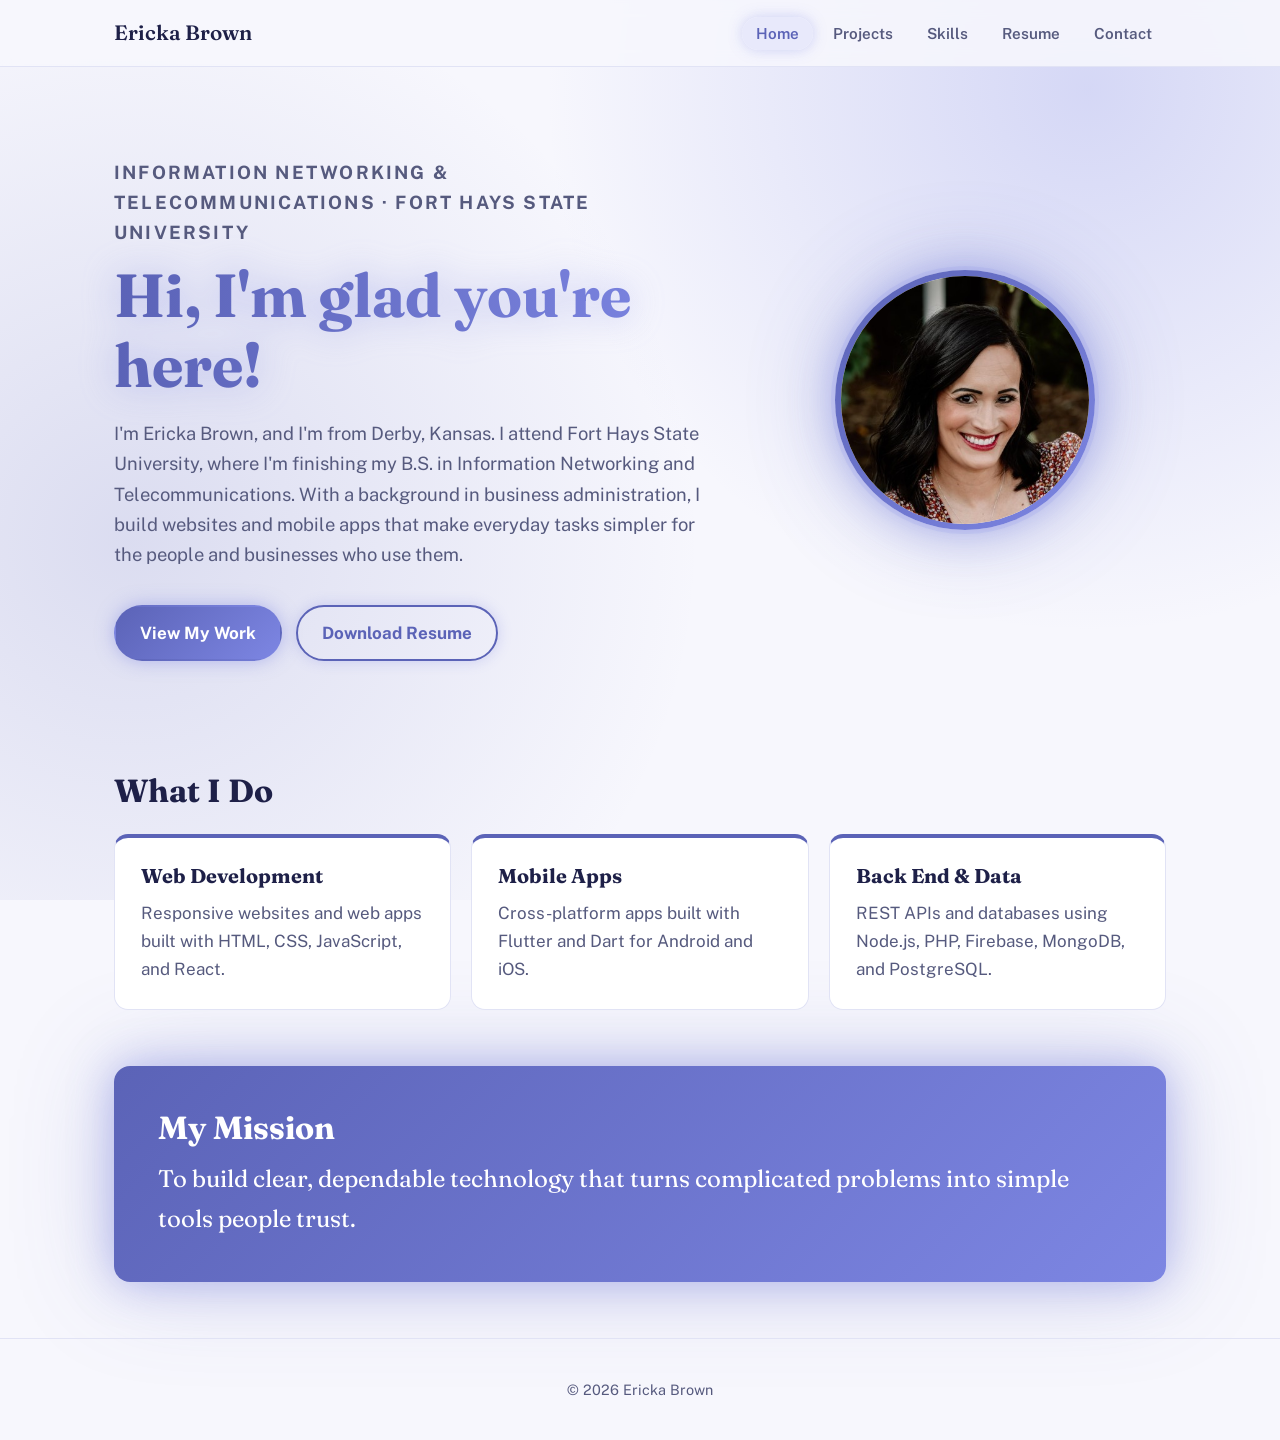
<file: index.html>
<!DOCTYPE html>
<html lang="en">

<head>
    <meta charset="UTF-8">
    <meta name="viewport" content="width=device-width, initial-scale=1.0">
    <title>Ericka Brown | Portfolio</title>
    <link rel="stylesheet" href="assets/style.css">
</head>

<body>

    <!-- Navigation menu (same on every page) -->
    <header>
        <nav>
            <a href="index.html" class="logo">Ericka Brown</a>
            <ul>
                <li><a href="index.html" class="active">Home</a></li>
                <li><a href="projects.html">Projects</a></li>
                <li><a href="skills.html">Skills</a></li>
                <li><a href="resume.html">Resume</a></li>
                <li><a href="contact.html">Contact</a></li>
            </ul>
        </nav>
    </header>

    <main>
        <!-- Introduction -->
        <section class="hero">
            <div class="hero-text">
                <p class="eyebrow">Information Networking &amp; Telecommunications · Fort Hays State University</p>
                <h1>Hi, I'm glad you're here!</h1>
                <p>I'm Ericka Brown, and I'm from Derby, Kansas. I attend Fort Hays State University, where I'm
                    finishing my B.S. in Information Networking and Telecommunications. With a background in business
                    administration, I build websites and mobile apps that make everyday tasks simpler for the people and
                    businesses who use them.</p>
                <a href="projects.html" class="btn">View My Work</a>
                <a href="assets/ErickaBrownResume.pdf" class="btn btn-outline" download>Download Resume</a>
            </div>
            <img src="assets/headshot.jpg" alt="Headshot of Ericka Brown" class="headshot">
        </section>

        <!-- Technical strengths -->
        <section>
            <h2>What I Do</h2>
            <div class="cards">
                <div class="card">
                    <h3>Web Development</h3>
                    <p>Responsive websites and web apps built with HTML, CSS, JavaScript, and React.</p>
                </div>
                <div class="card">
                    <h3>Mobile Apps</h3>
                    <p>Cross-platform apps built with Flutter and Dart for Android and iOS.</p>
                </div>
                <div class="card">
                    <h3>Back End &amp; Data</h3>
                    <p>REST APIs and databases using Node.js, PHP, Firebase, MongoDB, and PostgreSQL.</p>
                </div>
            </div>
        </section>

        <!-- Mission statement -->
        <section class="mission">
            <h2>My Mission</h2>
            <p>To build clear, dependable technology that turns complicated problems into simple tools people trust.</p>
        </section>
    </main>

    <footer>
        <p>&copy; 2026 Ericka Brown</p>
    </footer>

</body>

</html>
</file>
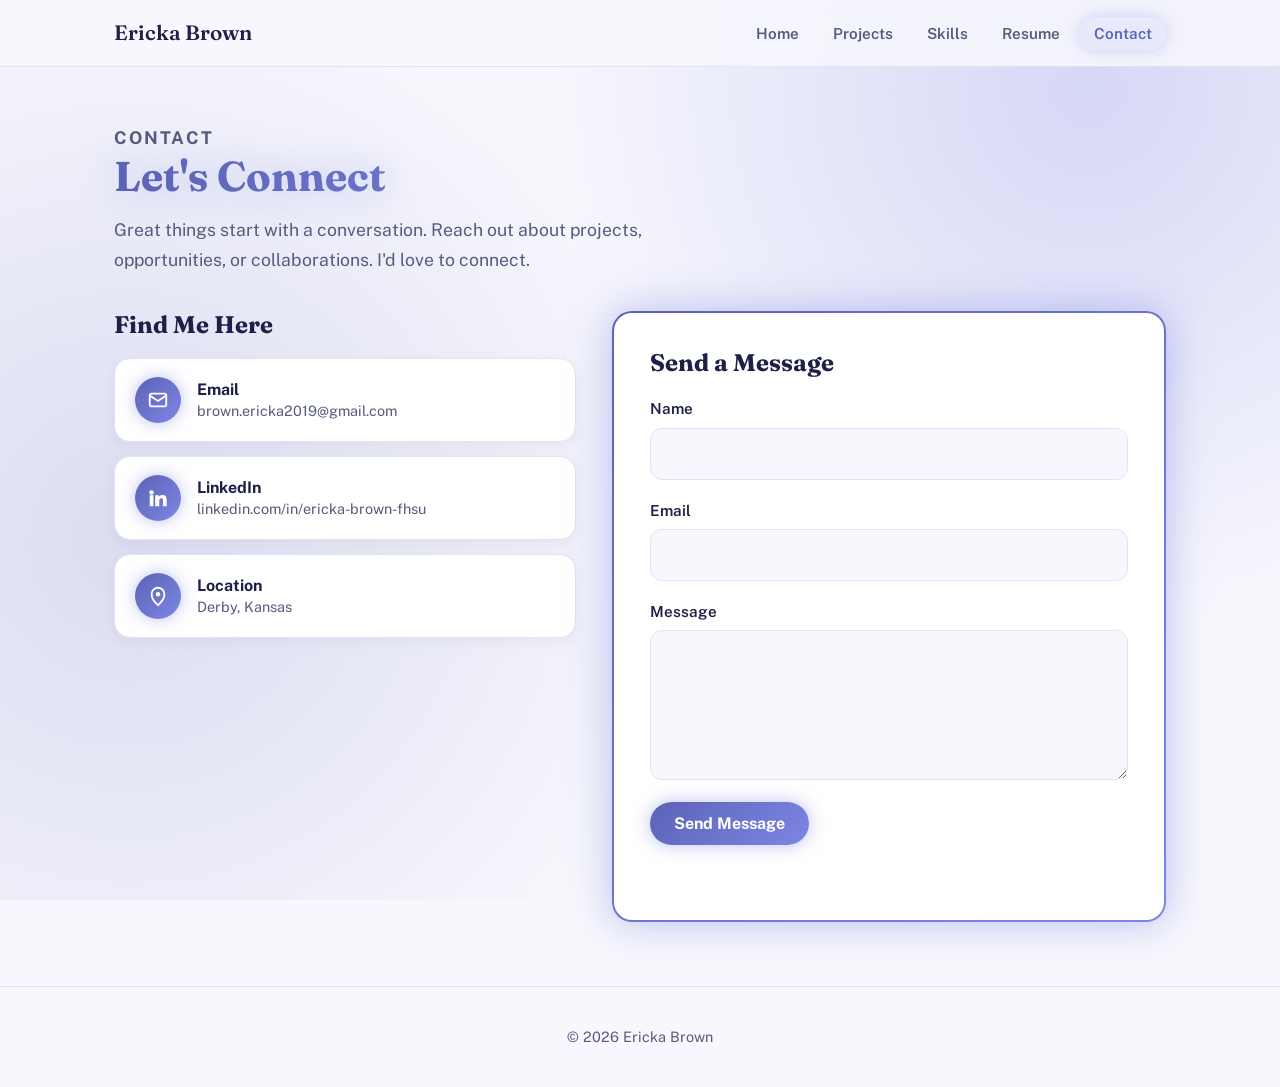
<file: contact.html>
<!DOCTYPE html>
<html lang="en">

<head>
    <meta charset="UTF-8">
    <meta name="viewport" content="width=device-width, initial-scale=1.0">
    <title>Contact | Ericka Brown</title>
    <link rel="stylesheet" href="assets/style.css">

    <!-- Contact page styles (built into this page) -->
    <style>
        /* Smaller, softer heading on this page */
        .contact-intro {
            padding: 56px 0 28px;
            max-width: 640px;
        }

        .contact-intro h1 {
            font-size: clamp(2rem, 3.5vw, 2.6rem);
            margin-bottom: 14px;
        }

        .contact-intro p {
            color: #565a7e;
            font-size: 1.1rem;
            line-height: 1.7;
            margin: 0;
        }

        .contact-grid {
            display: grid;
            grid-template-columns: 1fr 1.2fr;
            gap: 36px;
            align-items: start;
            padding: 8px 0 64px;
        }

        .contact-grid h2 {
            font-size: 1.5rem;
            margin: 0 0 20px;
        }

        /* Contact rows */
        .contact-item {
            display: flex;
            align-items: center;
            gap: 16px;
            padding: 18px 20px;
            margin-bottom: 14px;
            background: #ffffff;
            border: 1px solid #e1e3f5;
            border-radius: 16px;
            color: #1e2048;
            text-decoration: none;
            box-shadow: 0 4px 14px rgba(30, 32, 72, 0.05);
            transition: transform 0.2s ease, box-shadow 0.2s ease, border-color 0.2s ease;
        }

        a.contact-item:hover {
            transform: translateX(4px);
            border-color: #7d86e3;
            box-shadow: 0 0 26px rgba(125, 134, 227, 0.45);
        }

        .contact-text strong {
            display: block;
            font-size: 1rem;
            line-height: 1.3;
        }

        .contact-text small {
            display: block;
            color: #565a7e;
            font-size: 0.9rem;
            line-height: 1.4;
            word-break: break-word;
        }

        /* Round glowing icon */
        .contact-icon {
            flex: none;
            display: flex;
            align-items: center;
            justify-content: center;
            width: 46px;
            height: 46px;
            border-radius: 50%;
            background: linear-gradient(135deg, #5b63b7, #7d86e3);
            color: #ffffff;
            box-shadow: 0 0 16px rgba(125, 134, 227, 0.5);
        }

        .contact-icon svg {
            width: 22px;
            height: 22px;
            display: block;
        }

        /* Form card with glowing border */
        .form-card {
            border: 2px solid transparent;
            border-radius: 20px;
            padding: 36px;
            background: linear-gradient(#ffffff, #ffffff) padding-box,
                linear-gradient(135deg, #5b63b7, #7d86e3) border-box;
            box-shadow: 0 0 40px rgba(125, 134, 227, 0.5);
        }

        .form-card form {
            display: flex;
            flex-direction: column;
            gap: 18px;
        }

        .form-field {
            display: flex;
            flex-direction: column;
            gap: 6px;
        }

        .form-field label {
            font-weight: 600;
            font-size: 0.95rem;
            color: #1e2048;
        }

        .form-field input,
        .form-field textarea {
            width: 100%;
            font: inherit;
            font-size: 1rem;
            padding: 12px 14px;
            border: 1px solid #e1e3f5;
            border-radius: 12px;
            background: #f7f7fd;
            color: #1e2048;
            transition: border-color 0.15s ease, box-shadow 0.15s ease;
        }

        .form-field textarea {
            min-height: 150px;
            resize: vertical;
        }

        .form-field input:focus,
        .form-field textarea:focus {
            outline: none;
            border-color: #5b63b7;
            box-shadow: 0 0 0 3px #e8e9fb, 0 0 16px rgba(125, 134, 227, 0.35);
        }

        .form-card .btn {
            align-self: flex-start;
            margin: 4px 0 0;
            border: none;
            cursor: pointer;
            font-family: inherit;
            font-size: 1rem;
        }

        .form-status {
            margin: 0;
            color: #5b63b7;
            font-weight: 600;
            min-height: 1.2em;
        }

        /* Phones */
        @media (max-width: 800px) {
            .contact-intro {
                padding-top: 40px;
            }

            .contact-grid {
                grid-template-columns: 1fr;
            }

            .form-card {
                padding: 24px;
            }
        }
    </style>
</head>

<body>

    <header>
        <nav>
            <a href="index.html" class="logo">Ericka Brown</a>
            <ul>
                <li><a href="index.html">Home</a></li>
                <li><a href="projects.html">Projects</a></li>
                <li><a href="skills.html">Skills</a></li>
                <li><a href="resume.html">Resume</a></li>
                <li><a href="contact.html" class="active">Contact</a></li>
            </ul>
        </nav>
    </header>

    <main>
        <section class="contact-intro">
            <p class="eyebrow">Contact</p>
            <h1>Let's Connect</h1>
            <p>
            <p>Great things start with a conversation. Reach out about projects, opportunities, or collaborations. I'd
                love to connect.</p>
            </p>
        </section>

        <div class="contact-grid">

            <!-- Left: contact links -->
            <div>
                <h2>Find Me Here</h2>

                <a href="mailto:brown.ericka2019@gmail.com" class="contact-item">
                    <span class="contact-icon">
                        <svg width="22" height="22" viewBox="0 0 24 24" aria-hidden="true">
                            <rect x="3" y="5" width="18" height="14" rx="2" fill="none" stroke="currentColor"
                                stroke-width="2" />
                            <path d="M3 7l9 6 9-6" fill="none" stroke="currentColor" stroke-width="2" />
                        </svg>
                    </span>
                    <span class="contact-text">
                        <strong>Email</strong>
                        <small>brown.ericka2019@gmail.com</small>
                    </span>
                </a>

                <a href="https://www.linkedin.com/in/ericka-brown-fhsu" target="_blank" class="contact-item">
                    <span class="contact-icon">
                        <svg width="22" height="22" viewBox="0 0 24 24" aria-hidden="true">
                            <path fill="currentColor"
                                d="M4.98 3.5a2.5 2.5 0 1 1 0 5 2.5 2.5 0 0 1 0-5zM3 9h4v12H3zM9 9h3.8v1.7h.1c.5-1 1.8-2 3.8-2 4 0 4.8 2.6 4.8 6V21h-4v-5.6c0-1.3 0-3-1.9-3s-2.2 1.5-2.2 2.9V21H9z" />
                        </svg>
                    </span>
                    <span class="contact-text">
                        <strong>LinkedIn</strong>
                        <small>linkedin.com/in/ericka-brown-fhsu</small>
                    </span>
                </a>



                <div class="contact-item">
                    <span class="contact-icon">
                        <svg width="22" height="22" viewBox="0 0 24 24" aria-hidden="true">
                            <path d="M12 22s7-6.2 7-12a7 7 0 0 0-14 0c0 5.8 7 12 7 12z" fill="none"
                                stroke="currentColor" stroke-width="2" />
                            <circle cx="12" cy="10" r="2.5" fill="currentColor" />
                        </svg>
                    </span>
                    <span class="contact-text">
                        <strong>Location</strong>
                        <small>Derby, Kansas</small>
                    </span>
                </div>
            </div>

            <!-- Right: contact form -->
            <div class="form-card">
                <h2>Send a Message</h2>
                <form id="contact-form">
                    <div class="form-field">
                        <label for="name">Name</label>
                        <input type="text" id="name" required>
                    </div>
                    <div class="form-field">
                        <label for="email">Email</label>
                        <input type="email" id="email" required>
                    </div>
                    <div class="form-field">
                        <label for="message">Message</label>
                        <textarea id="message" required></textarea>
                    </div>
                    <button type="submit" class="btn">Send Message</button>
                    <p id="form-status" class="form-status"></p>
                </form>
            </div>

        </div>
    </main>

    <footer>
        <p>&copy; 2026 Ericka Brown</p>
    </footer>

    <!-- Opens the visitor's email app with the message filled in -->
    <script>
        document.getElementById('contact-form').addEventListener('submit', function (e) {
            e.preventDefault();
            var name = document.getElementById('name').value;
            var email = document.getElementById('email').value;
            var message = document.getElementById('message').value;
            var subject = encodeURIComponent('Portfolio message from ' + name);
            var body = encodeURIComponent(message + '\n\nFrom: ' + name + ' (' + email + ')');
            window.location.href = 'mailto:brown.ericka2019@gmail.com?subject=' + subject + '&body=' + body;
            document.getElementById('form-status').textContent = 'Opening your email app...';
        });
    </script>

</body>

</html>
</file>
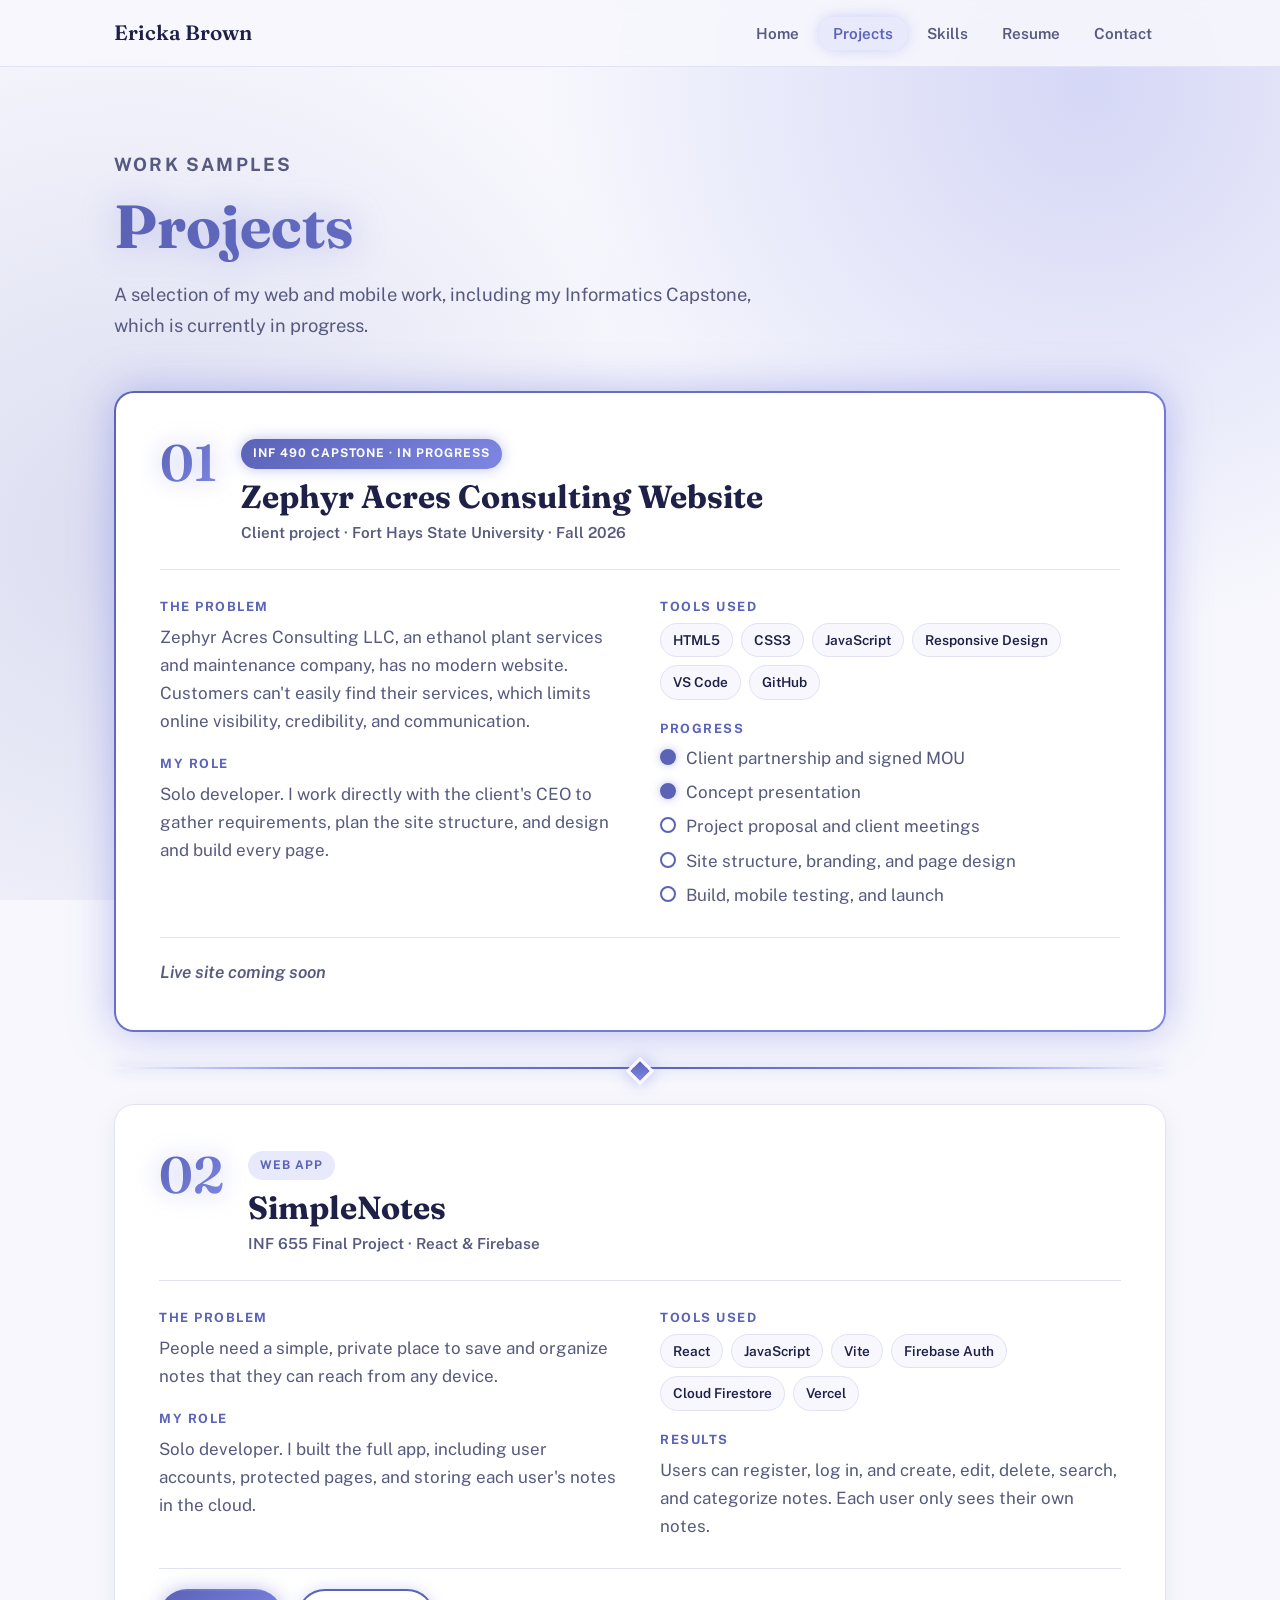
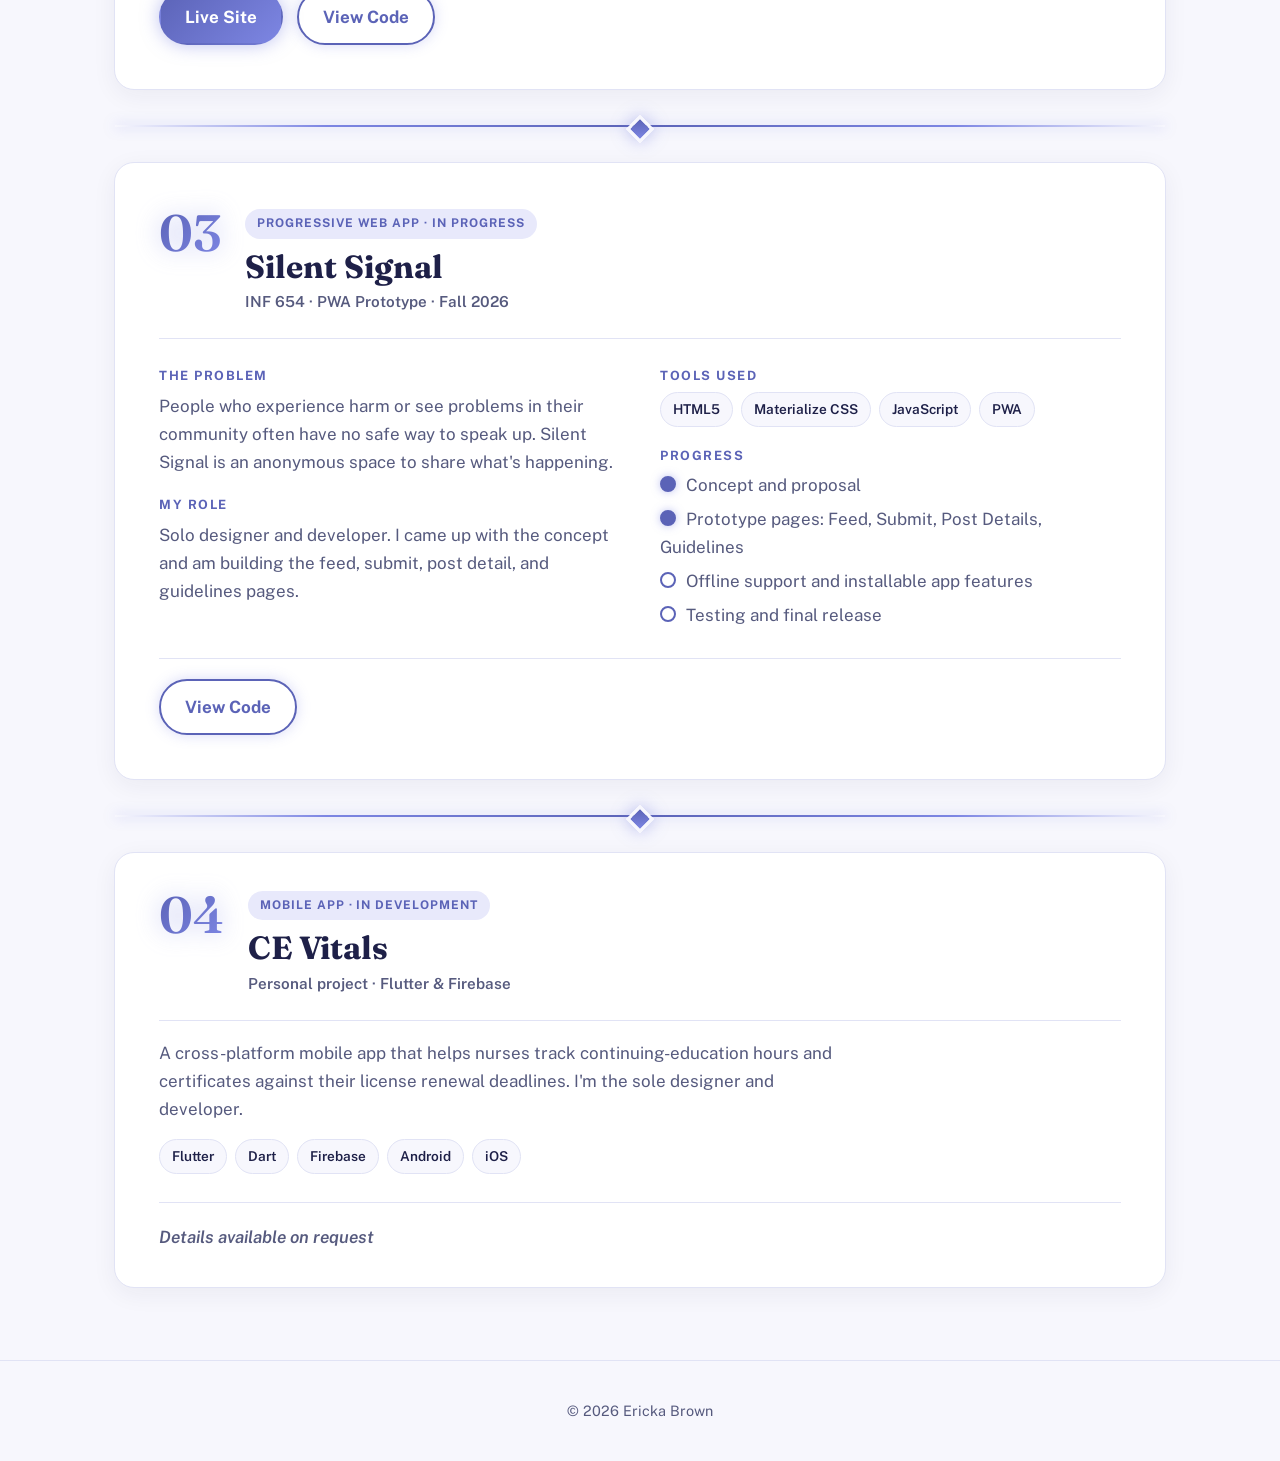
<file: project.html>
<!DOCTYPE html>
<html lang="en">

<head>
    <meta charset="UTF-8">
    <meta name="viewport" content="width=device-width, initial-scale=1.0">
    <title>Projects | Ericka Brown</title>
    <link rel="stylesheet" href="assets/style.css">
</head>

<body>

    <header>
        <nav>
            <a href="index.html" class="logo">Ericka Brown</a>
            <ul>
                <li><a href="index.html">Home</a></li>
                <li><a href="projects.html" class="active">Projects</a></li>
                <li><a href="skills.html">Skills</a></li>
                <li><a href="resume.html">Resume</a></li>
                <li><a href="contact.html">Contact</a></li>
            </ul>
        </nav>
    </header>

    <main>
        <section class="page-intro">
            <p class="eyebrow">Work Samples</p>
            <h1>Projects</h1>
            <p>A selection of my web and mobile work, including my Informatics Capstone, which is currently in progress.
            </p>
        </section>

        <!-- ========== Project 01: Capstone ========== -->
        <article class="project featured">
            <div class="project-head">
                <span class="project-num">01</span>
                <div>
                    <span class="badge">INF 490 Capstone · In Progress</span>
                    <h2>Zephyr Acres Consulting Website</h2>
                    <p class="project-sub">Client project · Fort Hays State University · Fall 2026</p>
                </div>
            </div>

            <div class="project-body">
                <div>
                    <h3>The Problem</h3>
                    <p>Zephyr Acres Consulting LLC, an ethanol plant services and maintenance company, has no modern
                        website. Customers can't easily find their services, which limits online visibility,
                        credibility, and communication.</p>

                    <h3>My Role</h3>
                    <p>Solo developer. I work directly with the client's CEO to gather requirements, plan the site
                        structure, and design and build every page.</p>
                </div>

                <div>
                    <h3>Tools Used</h3>
                    <ul class="tags">
                        <li>HTML5</li>
                        <li>CSS3</li>
                        <li>JavaScript</li>
                        <li>Responsive Design</li>
                        <li>VS Code</li>
                        <li>GitHub</li>
                    </ul>

                    <h3>Progress</h3>
                    <ul class="progress">
                        <li class="done">Client partnership and signed MOU</li>
                        <li class="done">Concept presentation</li>
                        <li>Project proposal and client meetings</li>
                        <li>Site structure, branding, and page design</li>
                        <li>Build, mobile testing, and launch</li>
                    </ul>
                </div>
            </div>

            <div class="project-links">
                <span class="coming-soon">Live site coming soon</span>
            </div>
        </article>

        <!-- ========== Project 02: SimpleNotes ========== -->
        <article class="project">
            <div class="project-head">
                <span class="project-num">02</span>
                <div>
                    <span class="badge">Web App</span>
                    <h2>SimpleNotes</h2>
                    <p class="project-sub">INF 655 Final Project · React &amp; Firebase</p>
                </div>
            </div>

            <div class="project-body">
                <div>
                    <h3>The Problem</h3>
                    <p>People need a simple, private place to save and organize notes that they can reach from any
                        device.</p>

                    <h3>My Role</h3>
                    <p>Solo developer. I built the full app, including user accounts, protected pages, and storing each
                        user's notes in the cloud.</p>
                </div>

                <div>
                    <h3>Tools Used</h3>
                    <ul class="tags">
                        <li>React</li>
                        <li>JavaScript</li>
                        <li>Vite</li>
                        <li>Firebase Auth</li>
                        <li>Cloud Firestore</li>
                        <li>Vercel</li>
                    </ul>

                    <h3>Results</h3>
                    <p>Users can register, log in, and create, edit, delete, search, and categorize notes. Each user
                        only sees their own notes.</p>
                </div>
            </div>

            <div class="project-links">
                <a href="https://simple-notes-gamma.vercel.app" target="_blank" class="btn">Live Site</a>
                <a href="https://github.com/ebrown-4/SimpleNotes" target="_blank" class="btn btn-outline">View Code</a>
            </div>
        </article>

        <!-- ========== Project 03: Silent Signal ========== -->
        <article class="project">
            <div class="project-head">
                <span class="project-num">03</span>
                <div>
                    <span class="badge">Progressive Web App · In Progress</span>
                    <h2>Silent Signal</h2>
                    <p class="project-sub">INF 654 · PWA Prototype · Fall 2026</p>
                </div>
            </div>

            <div class="project-body">
                <div>
                    <h3>The Problem</h3>
                    <p>People who experience harm or see problems in their community often have no safe way to speak up.
                        Silent Signal is an anonymous space to share what's happening.</p>

                    <h3>My Role</h3>
                    <p>Solo designer and developer. I came up with the concept and am building the feed, submit, post
                        detail, and guidelines pages.</p>
                </div>

                <div>
                    <h3>Tools Used</h3>
                    <ul class="tags">
                        <li>HTML5</li>
                        <li>Materialize CSS</li>
                        <li>JavaScript</li>
                        <li>PWA</li>
                    </ul>

                    <h3>Progress</h3>
                    <ul class="progress">
                        <li class="done">Concept and proposal</li>
                        <li class="done">Prototype pages: Feed, Submit, Post Details, Guidelines</li>
                        <li>Offline support and installable app features</li>
                        <li>Testing and final release</li>
                    </ul>
                </div>
            </div>

            <div class="project-links">
                <a href="https://github.com/ebrown-4/silent-signal" target="_blank" class="btn btn-outline">View
                    Code</a>
            </div>
        </article>

        <!-- ========== Project 04: CE Vitals (brief) ========== -->
        <article class="project brief">
            <div class="project-head">
                <span class="project-num">04</span>
                <div>
                    <span class="badge">Mobile App · In Development</span>
                    <h2>CE Vitals</h2>
                    <p class="project-sub">Personal project · Flutter &amp; Firebase</p>
                </div>
            </div>

            <p class="brief-text">A cross-platform mobile app that helps nurses track continuing-education hours and
                certificates against their license renewal deadlines. I'm the sole designer and developer.</p>

            <ul class="tags">
                <li>Flutter</li>
                <li>Dart</li>
                <li>Firebase</li>
                <li>Android</li>
                <li>iOS</li>
            </ul>

            <div class="project-links">
                <span class="coming-soon">Details available on request</span>
            </div>
        </article>
    </main>

    <footer>
        <p>&copy; 2026 Ericka Brown</p>
    </footer>

</body>

</html>
</file>
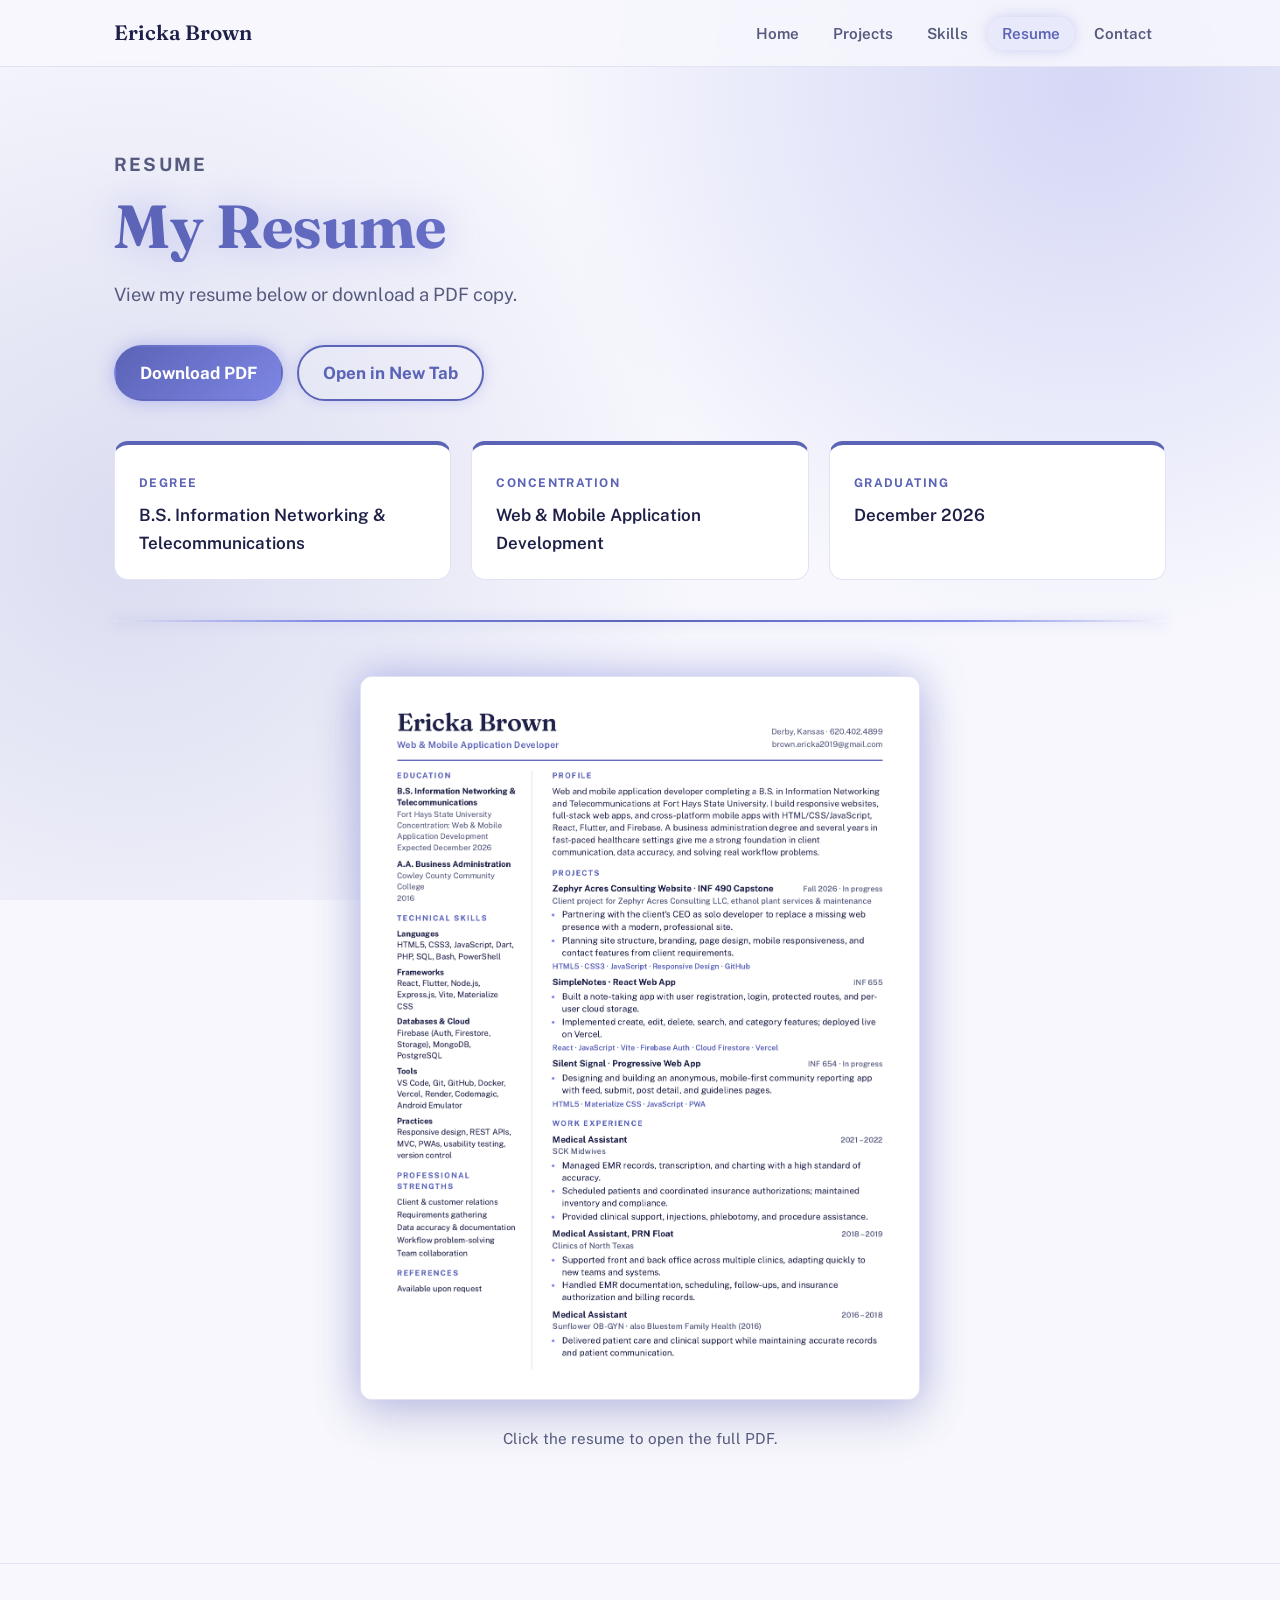
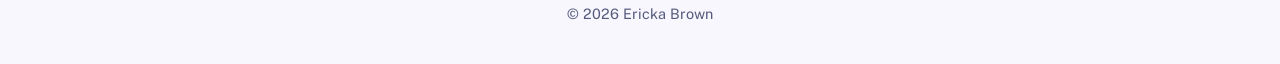
<file: resume.html>
<!DOCTYPE html>
<html lang="en">

<head>
    <meta charset="UTF-8">
    <meta name="viewport" content="width=device-width, initial-scale=1.0">
    <title>Resume | Ericka Brown</title>
    <link rel="stylesheet" href="assets/style.css">
</head>

<body>

    <header>
        <nav>
            <a href="index.html" class="logo">Ericka Brown</a>
            <ul>
                <li><a href="index.html">Home</a></li>
                <li><a href="projects.html">Projects</a></li>
                <li><a href="skills.html">Skills</a></li>
                <li><a href="resume.html" class="active">Resume</a></li>
                <li><a href="contact.html">Contact</a></li>
            </ul>
        </nav>
    </header>

    <main>
        <section class="page-intro">
            <p class="eyebrow">Resume</p>
            <h1>My Resume</h1>
            <p>View my resume below or download a PDF copy.</p>

            <div class="resume-actions">
                <a href="assets/ErickaBrownResume.pdf" class="btn" download>Download PDF</a>
                <a href="assets/ErickaBrownResume.pdf" class="btn btn-outline" target="_blank">Open in New Tab</a>
            </div>
        </section>

        <!-- Quick highlights -->
        <section class="resume-highlights">
            <div class="highlight">
                <span class="highlight-label">Degree</span>
                <p>B.S. Information Networking &amp; Telecommunications</p>
            </div>
            <div class="highlight">
                <span class="highlight-label">Concentration</span>
                <p>Web &amp; Mobile Application Development</p>
            </div>
            <div class="highlight">
                <span class="highlight-label">Graduating</span>
                <p>December 2026</p>
            </div>
        </section>

        <!-- Resume preview (picture of the resume; click to open the PDF) -->
        <section class="resume-viewer">
            <a href="assets/ErickaBrownResume.pdf" target="_blank" class="resume-preview">
                <img src="assets/ErickaBrownResumePreview.png" alt="Preview of Ericka Brown's resume">
            </a>
            <p class="resume-fallback">Click the resume to open the full PDF.</p>
        </section>
    </main>

    <footer>
        <p>&copy; 2026 Ericka Brown</p>
    </footer>

</body>

</html>
</file>
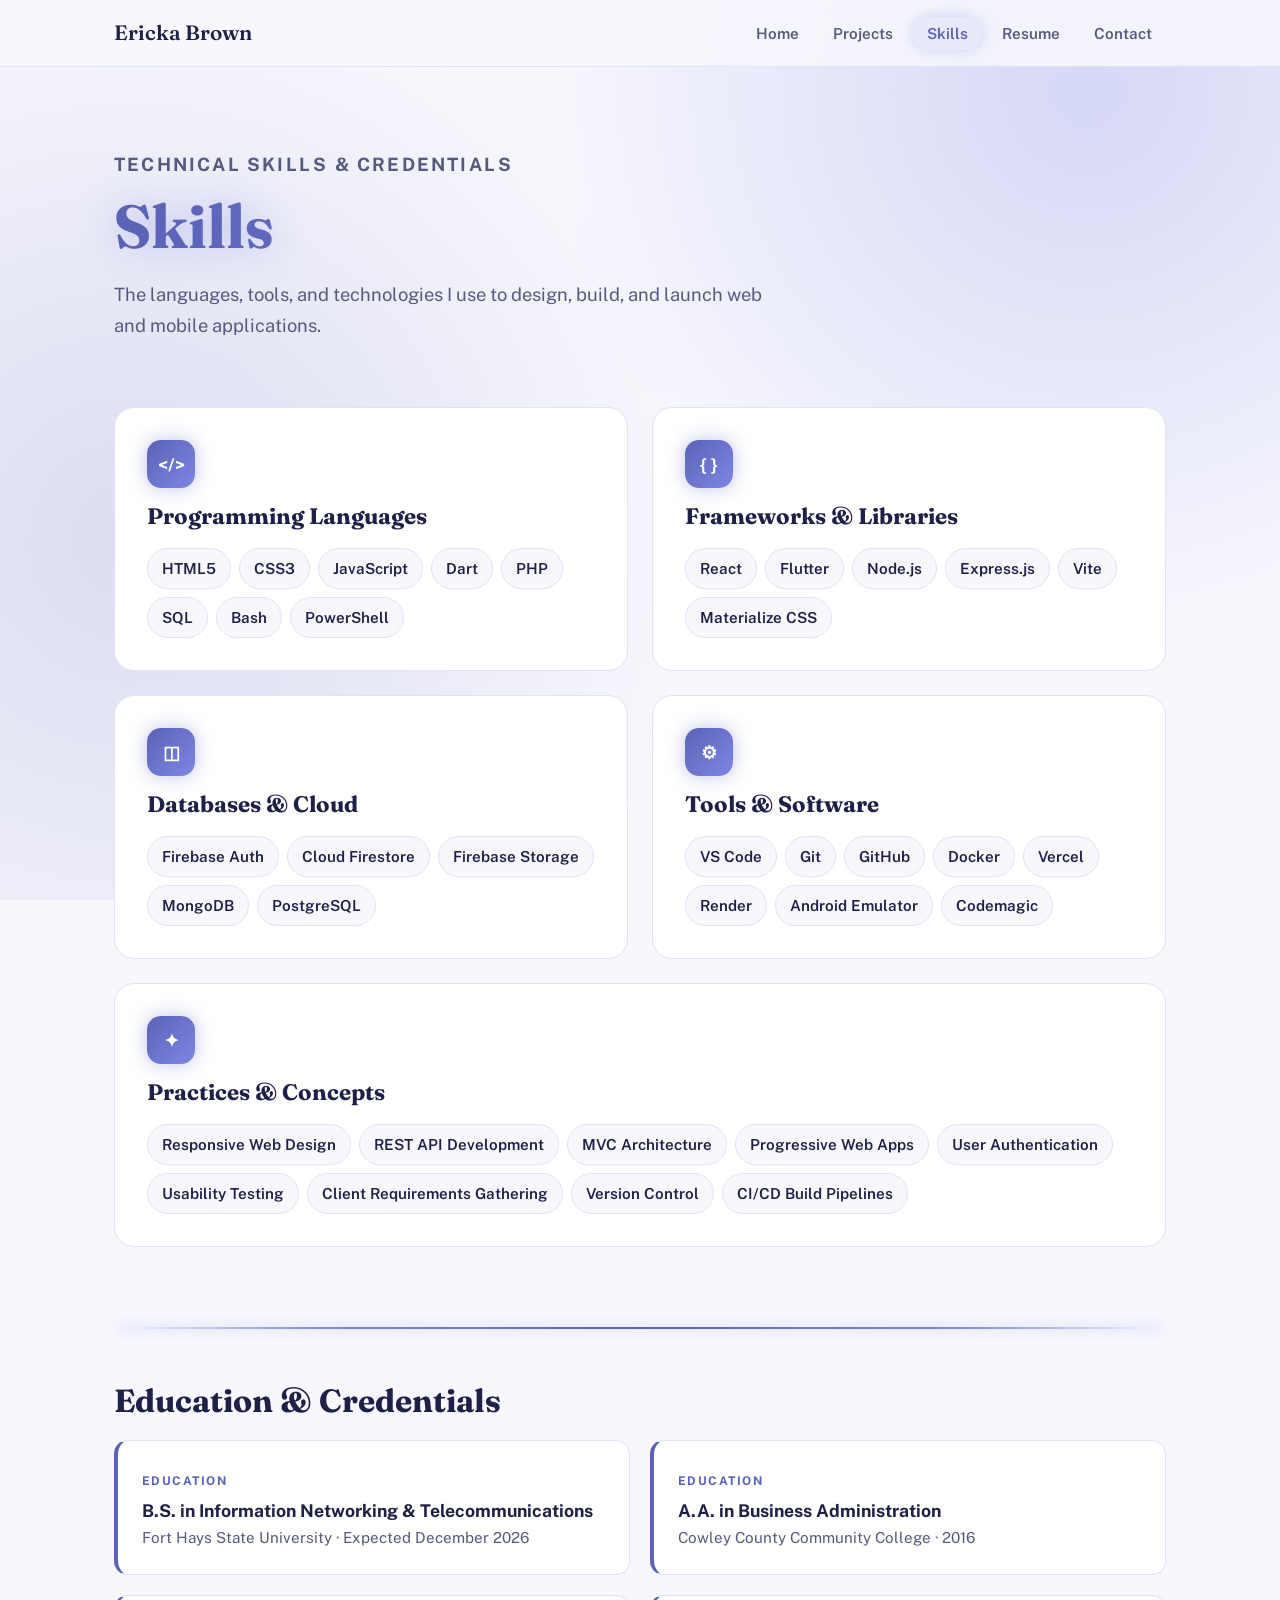
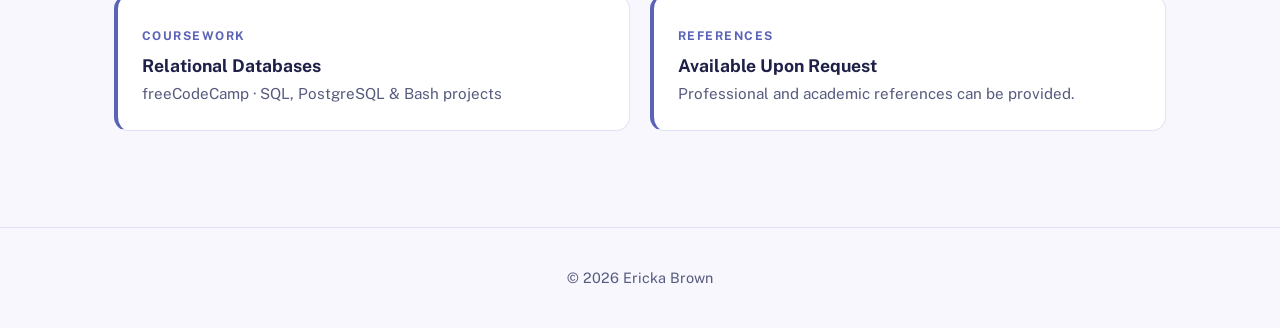
<file: skills.html>
<!DOCTYPE html>
<html lang="en">

<head>
    <meta charset="UTF-8">
    <meta name="viewport" content="width=device-width, initial-scale=1.0">
    <title>Skills | Ericka Brown</title>
    <link rel="stylesheet" href="assets/style.css">
</head>

<body>

    <header>
        <nav>
            <a href="index.html" class="logo">Ericka Brown</a>
            <ul>
                <li><a href="index.html">Home</a></li>
                <li><a href="projects.html">Projects</a></li>
                <li><a href="skills.html" class="active">Skills</a></li>
                <li><a href="resume.html">Resume</a></li>
                <li><a href="contact.html">Contact</a></li>
            </ul>
        </nav>
    </header>

    <main>
        <section class="page-intro">
            <p class="eyebrow">Technical Skills &amp; Credentials</p>
            <h1>Skills</h1>
            <p>The languages, tools, and technologies I use to design, build, and launch web and mobile applications.
            </p>
        </section>

        <!-- ========== Skill groups ========== -->
        <section class="skills-grid">

            <div class="skill-card">
                <span class="skill-icon">&lt;/&gt;</span>
                <h2>Programming Languages</h2>
                <ul class="tags">
                    <li>HTML5</li>
                    <li>CSS3</li>
                    <li>JavaScript</li>
                    <li>Dart</li>
                    <li>PHP</li>
                    <li>SQL</li>
                    <li>Bash</li>
                    <li>PowerShell</li>
                </ul>
            </div>

            <div class="skill-card">
                <span class="skill-icon">{ }</span>
                <h2>Frameworks &amp; Libraries</h2>
                <ul class="tags">
                    <li>React</li>
                    <li>Flutter</li>
                    <li>Node.js</li>
                    <li>Express.js</li>
                    <li>Vite</li>
                    <li>Materialize CSS</li>
                </ul>
            </div>

            <div class="skill-card">
                <span class="skill-icon">&#9707;</span>
                <h2>Databases &amp; Cloud</h2>
                <ul class="tags">
                    <li>Firebase Auth</li>
                    <li>Cloud Firestore</li>
                    <li>Firebase Storage</li>
                    <li>MongoDB</li>
                    <li>PostgreSQL</li>
                </ul>
            </div>

            <div class="skill-card">
                <span class="skill-icon">&#9881;</span>
                <h2>Tools &amp; Software</h2>
                <ul class="tags">
                    <li>VS Code</li>
                    <li>Git</li>
                    <li>GitHub</li>
                    <li>Docker</li>
                    <li>Vercel</li>
                    <li>Render</li>
                    <li>Android Emulator</li>
                    <li>Codemagic</li>
                </ul>
            </div>

            <div class="skill-card wide">
                <span class="skill-icon">&#10022;</span>
                <h2>Practices &amp; Concepts</h2>
                <ul class="tags">
                    <li>Responsive Web Design</li>
                    <li>REST API Development</li>
                    <li>MVC Architecture</li>
                    <li>Progressive Web Apps</li>
                    <li>User Authentication</li>
                    <li>Usability Testing</li>
                    <li>Client Requirements Gathering</li>
                    <li>Version Control</li>
                    <li>CI/CD Build Pipelines</li>
                </ul>
            </div>

        </section>

        <!-- ========== Credentials ========== -->
        <section class="credentials">
            <h2>Education &amp; Credentials</h2>

            <div class="cred-list">
                <div class="cred">
                    <span class="cred-type">Education</span>
                    <h3>B.S. in Information Networking &amp; Telecommunications</h3>
                    <p>Fort Hays State University · Expected December 2026</p>
                </div>

                <div class="cred">
                    <span class="cred-type">Education</span>
                    <h3>A.A. in Business Administration</h3>
                    <p>Cowley County Community College · 2016</p>
                </div>

                <div class="cred">
                    <span class="cred-type">Coursework</span>
                    <h3>Relational Databases</h3>
                    <p>freeCodeCamp · SQL, PostgreSQL &amp; Bash projects</p>
                </div>

                <div class="cred">
                    <span class="cred-type">References</span>
                    <h3>Available Upon Request</h3>
                    <p>Professional and academic references can be provided.</p>
                </div>
            </div>
        </section>
    </main>

    <footer>
        <p>&copy; 2026 Ericka Brown</p>
    </footer>

</body>

</html>
</file>
<file: assets/style.css>
/* ===== Fonts ===== */
@import url('https://fonts.googleapis.com/css2?family=Fraunces:wght@500;600&family=Public+Sans:wght@400;600;700&display=swap');

/* ===== Colors (change these to restyle the whole site) ===== */
:root {
    --bg: #f7f7fd;
    /* soft periwinkle-white background */
    --card: #ffffff;
    /* white cards */
    --text: #1e2048;
    /* deep navy text */
    --muted: #565a7e;
    /* soft blue-gray text */
    --accent: #5b63b7;
    /* periwinkle blue */
    --accent-2: #7d86e3;
    /* light periwinkle */
    --accent-soft: #e8e9fb;
    --line: #e1e3f5;
    --glow: rgba(125, 134, 227, 0.5);
    --glow-deep: rgba(91, 99, 183, 0.3);
    --gradient: linear-gradient(135deg, var(--accent), var(--accent-2));
    --divider: linear-gradient(90deg, transparent, var(--accent-2) 20%, var(--accent) 50%, var(--accent-2) 80%, transparent);
}

/* ===== Base ===== */
* {
    box-sizing: border-box;
}

img {
    max-width: 100%;
    height: auto;
}

body {
    margin: 0;
    color: var(--text);
    font-family: 'Public Sans', sans-serif;
    font-size: 17px;
    line-height: 1.65;
    background:
        radial-gradient(circle at 85% 10%, rgba(125, 134, 227, 0.28), transparent 40%),
        radial-gradient(circle at 10% 60%, rgba(91, 99, 183, 0.18), transparent 45%),
        var(--bg);
    background-attachment: fixed;
}

h1,
h2,
h3 {
    font-family: 'Fraunces', serif;
    line-height: 1.15;
    margin: 0 0 12px;
}

h1 {
    font-size: clamp(2.4rem, 5vw, 3.8rem);
    background: linear-gradient(90deg, var(--accent), var(--accent-2));
    -webkit-background-clip: text;
    background-clip: text;
    color: transparent;
    filter: drop-shadow(0 0 18px rgba(125, 134, 227, 0.45));
}

h2 {
    font-size: 2rem;
}

h3 {
    font-size: 1.25rem;
}

a {
    color: var(--accent);
}

main {
    max-width: 1100px;
    margin: 0 auto;
    padding: 0 24px;
}

section {
    padding: 56px 0;
}

/* ===== Navigation ===== */
header {
    border-bottom: 1px solid var(--line);
    background: rgba(247, 247, 253, 0.85);
    backdrop-filter: blur(10px);
    position: sticky;
    top: 0;
    z-index: 10;
}

nav {
    max-width: 1100px;
    margin: 0 auto;
    padding: 16px 24px;
    display: flex;
    justify-content: space-between;
    align-items: center;
    flex-wrap: wrap;
    gap: 12px;
}

.logo {
    font-family: 'Fraunces', serif;
    font-size: 1.3rem;
    font-weight: 600;
    color: var(--text);
    text-decoration: none;
}

nav ul {
    list-style: none;
    display: flex;
    gap: 6px;
    margin: 0;
    padding: 0;
    flex-wrap: wrap;
}

nav ul a {
    color: var(--muted);
    text-decoration: none;
    font-weight: 600;
    font-size: 0.95rem;
    padding: 8px 14px;
    border-radius: 999px;
    transition: background 0.15s ease, color 0.15s ease, box-shadow 0.15s ease;
}

nav ul a:hover,
nav ul a.active {
    background: var(--accent-soft);
    color: var(--accent);
    box-shadow: 0 0 14px rgba(125, 134, 227, 0.35);
}

/* ===== Hero / Intro (Home page) ===== */
.hero {
    display: grid;
    grid-template-columns: 1.5fr 1fr;
    gap: 48px;
    align-items: center;
    padding-top: 72px;
}

.eyebrow {
    text-transform: uppercase;
    letter-spacing: 0.12em;
    font-size: 0.8rem;
    font-weight: 700;
    color: var(--accent);
    margin-bottom: 12px;
}

.hero-text p {
    color: var(--muted);
    font-size: 1.15rem;
    max-width: 55ch;
}

.headshot {
    width: 100%;
    max-width: 260px;
    aspect-ratio: 1 / 1;
    object-fit: cover;
    border-radius: 50%;
    border: 6px solid transparent;
    background: linear-gradient(var(--card), var(--card)) padding-box,
        var(--gradient) border-box;
    box-shadow:
        0 0 0 4px rgba(125, 134, 227, 0.15),
        0 0 40px rgba(125, 134, 227, 0.55),
        0 0 90px var(--glow-deep);
    justify-self: center;
}

/* ===== Buttons ===== */
.btn {
    display: inline-block;
    margin: 16px 10px 0 0;
    padding: 12px 24px;
    border-radius: 999px;
    border: 2px solid transparent;
    background: var(--gradient);
    color: #fff;
    font-weight: 700;
    text-decoration: none;
    box-shadow: 0 0 18px var(--glow);
    transition: transform 0.15s ease, box-shadow 0.15s ease;
}

.btn:hover {
    transform: translateY(-2px);
    box-shadow: 0 0 28px rgba(125, 134, 227, 0.8);
}

.btn-outline {
    background: transparent;
    border: 2px solid var(--accent);
    color: var(--accent);
    box-shadow: 0 0 14px rgba(125, 134, 227, 0.3);
}

/* ===== Cards (Home page) ===== */
.cards {
    display: grid;
    grid-template-columns: repeat(3, 1fr);
    gap: 20px;
    margin-top: 24px;
}

.card {
    background: var(--card);
    border: 1px solid var(--line);
    border-top: 4px solid var(--accent);
    border-radius: 14px;
    padding: 26px;
    transition: transform 0.15s ease, box-shadow 0.15s ease, border-color 0.15s ease;
}

.card:hover {
    transform: translateY(-4px);
    box-shadow: 0 0 30px rgba(125, 134, 227, 0.4);
    border-color: var(--accent-2);
}

.card p {
    margin: 0;
    color: var(--muted);
}

/* ===== Mission (Home page) ===== */
.mission {
    background: var(--gradient);
    color: #fff;
    border-radius: 16px;
    padding: 44px;
    margin-bottom: 56px;
    box-shadow:
        0 0 40px var(--glow),
        0 0 100px rgba(91, 99, 183, 0.25);
}

.mission h2,
.mission p {
    color: #fff;
}

.mission p {
    font-family: 'Fraunces', serif;
    font-size: 1.5rem;
    margin: 0;
}

/* ===== Page intro (top of inner pages) ===== */
.page-intro {
    padding: 64px 0 32px;
}

.page-intro p {
    color: var(--muted);
    font-size: 1.15rem;
    max-width: 60ch;
}

/* ===== Shared: tags ===== */
.tags {
    list-style: none;
    padding: 0;
    margin: 0;
    display: flex;
    flex-wrap: wrap;
    gap: 8px;
}

.tags li {
    font-size: 0.85rem;
    font-weight: 600;
    padding: 5px 12px;
    border: 1px solid var(--line);
    border-radius: 999px;
    background: var(--bg);
    transition: border-color 0.15s ease, color 0.15s ease, box-shadow 0.15s ease;
}

/* ===== Shared: badge ===== */
.badge {
    display: inline-block;
    font-size: 0.75rem;
    font-weight: 700;
    text-transform: uppercase;
    letter-spacing: 0.08em;
    padding: 5px 12px;
    border-radius: 999px;
    background: var(--accent-soft);
    color: var(--accent);
    margin-bottom: 10px;
}

/* ===== Projects page ===== */
.project {
    background: var(--card);
    border: 1px solid var(--line);
    border-radius: 20px;
    padding: 44px;
    margin-bottom: 72px;
    position: relative;
    box-shadow: 0 6px 24px rgba(30, 32, 72, 0.06);
    transition: box-shadow 0.2s ease, transform 0.2s ease;
}

.project:hover {
    transform: translateY(-3px);
    box-shadow: 0 0 34px rgba(125, 134, 227, 0.35);
}

/* Glowing divider line between projects */
.project+.project::before {
    content: "";
    position: absolute;
    top: -38px;
    left: 0;
    right: 0;
    height: 2px;
    background: var(--divider);
    box-shadow: 0 0 12px var(--glow);
}

/* Glowing diamond in the middle of the line */
.project+.project::after {
    content: "";
    position: absolute;
    top: -44px;
    left: 50%;
    transform: translateX(-50%) rotate(45deg);
    width: 14px;
    height: 14px;
    background: var(--gradient);
    border: 3px solid var(--bg);
    box-shadow: 0 0 16px var(--glow);
}

/* Capstone: glowing gradient border */
.project.featured {
    border: 2px solid transparent;
    background: linear-gradient(var(--card), var(--card)) padding-box,
        var(--gradient) border-box;
    box-shadow: 0 0 40px var(--glow);
}

.featured .badge {
    background: var(--gradient);
    color: #fff;
    box-shadow: 0 0 14px var(--glow);
}

/* Header row: number + title */
.project-head {
    display: flex;
    gap: 24px;
    align-items: flex-start;
    padding-bottom: 24px;
    margin-bottom: 8px;
    border-bottom: 1px solid var(--line);
}

.project-num {
    font-family: 'Fraunces', serif;
    font-size: 3.2rem;
    font-weight: 600;
    line-height: 1;
    background: var(--gradient);
    -webkit-background-clip: text;
    background-clip: text;
    color: transparent;
    filter: drop-shadow(0 0 12px rgba(125, 134, 227, 0.45));
}

.project h2 {
    margin-bottom: 4px;
}

.project-sub {
    font-size: 0.95rem;
    font-weight: 600;
    color: var(--muted);
    margin: 0;
}

/* Two columns inside each project */
.project-body {
    display: grid;
    grid-template-columns: 1fr 1fr;
    gap: 40px;
}

.project h3 {
    font-family: 'Public Sans', sans-serif;
    font-size: 0.8rem;
    text-transform: uppercase;
    letter-spacing: 0.12em;
    color: var(--accent);
    margin: 22px 0 8px;
}

.project p {
    margin: 0;
    color: var(--muted);
}

/* Short project card */
.project.brief {
    padding: 36px 44px;
}

.brief-text {
    margin: 18px 0 16px !important;
    max-width: 70ch;
}

/* Progress checklist */
.progress {
    list-style: none;
    padding: 0;
    margin: 0;
    display: grid;
    gap: 6px;
    color: var(--muted);
}

.progress li::before {
    content: "";
    display: inline-block;
    width: 12px;
    height: 12px;
    border-radius: 50%;
    border: 2px solid var(--accent);
    margin-right: 10px;
    vertical-align: -1px;
}

.progress li.done::before {
    background: var(--accent);
    box-shadow: 0 0 8px var(--glow);
}

/* Project buttons */
.project-links {
    margin-top: 28px;
    padding-top: 20px;
    border-top: 1px solid var(--line);
}

.project-links .btn {
    margin-top: 0;
}

.coming-soon {
    font-weight: 600;
    font-style: italic;
    color: var(--muted);
}

/* ===== Skills page ===== */
.skills-grid {
    display: grid;
    grid-template-columns: repeat(2, 1fr);
    gap: 24px;
    padding-top: 16px;
}

.skill-card {
    background: var(--card);
    border: 1px solid var(--line);
    border-radius: 20px;
    padding: 32px;
    transition: transform 0.2s ease, box-shadow 0.2s ease, border-color 0.2s ease;
}

.skill-card:hover {
    transform: translateY(-3px);
    border-color: var(--accent-2);
    box-shadow: 0 0 30px rgba(125, 134, 227, 0.35);
}

.skill-card.wide {
    grid-column: 1 / -1;
}

.skill-card h2 {
    font-size: 1.4rem;
    margin-bottom: 18px;
}

/* Glowing icon bubble */
.skill-icon {
    display: inline-grid;
    place-items: center;
    width: 48px;
    height: 48px;
    border-radius: 14px;
    background: var(--gradient);
    color: #fff;
    font-weight: 700;
    font-size: 1.1rem;
    margin-bottom: 16px;
    box-shadow: 0 0 18px var(--glow);
}

.skill-card .tags li {
    font-size: 0.95rem;
    padding: 7px 14px;
}

.skill-card .tags li:hover {
    border-color: var(--accent);
    color: var(--accent);
    box-shadow: 0 0 10px rgba(125, 134, 227, 0.3);
}

/* Credentials */
.credentials {
    margin-top: 24px;
    margin-bottom: 40px;
    position: relative;
}

.credentials::before {
    content: "";
    position: absolute;
    top: 0;
    left: 0;
    right: 0;
    height: 2px;
    background: var(--divider);
    box-shadow: 0 0 12px var(--glow);
}

.cred-list {
    display: grid;
    grid-template-columns: repeat(2, 1fr);
    gap: 20px;
    margin-top: 20px;
}

.cred {
    background: var(--card);
    border: 1px solid var(--line);
    border-left: 4px solid var(--accent);
    border-radius: 14px;
    padding: 24px;
    transition: box-shadow 0.2s ease;
}

.cred:hover {
    box-shadow: 0 0 24px rgba(125, 134, 227, 0.3);
}

.cred-type {
    font-size: 0.75rem;
    font-weight: 700;
    text-transform: uppercase;
    letter-spacing: 0.12em;
    color: var(--accent);
}

.cred h3 {
    font-family: 'Public Sans', sans-serif;
    font-size: 1.1rem;
    margin: 8px 0 4px;
}

.cred p {
    margin: 0;
    color: var(--muted);
    font-size: 0.95rem;
}

/* ===== Resume page ===== */
.resume-actions {
    margin-top: 8px;
}

/* Three quick-fact cards */
.resume-highlights {
    display: grid;
    grid-template-columns: repeat(3, 1fr);
    gap: 20px;
    padding: 8px 0 40px;
}

.highlight {
    background: var(--card);
    border: 1px solid var(--line);
    border-top: 4px solid var(--accent);
    border-radius: 14px;
    padding: 22px 24px;
    transition: box-shadow 0.2s ease;
}

.highlight:hover {
    box-shadow: 0 0 24px rgba(125, 134, 227, 0.3);
}

.highlight-label {
    font-size: 0.75rem;
    font-weight: 700;
    text-transform: uppercase;
    letter-spacing: 0.12em;
    color: var(--accent);
}

.highlight p {
    margin: 6px 0 0;
    font-weight: 600;
}

/* Resume preview area */
.resume-viewer {
    position: relative;
    padding-top: 56px;
    margin-bottom: 40px;
    text-align: center;
}

/* Glowing divider above the preview */
.resume-viewer::before {
    content: "";
    position: absolute;
    top: 0;
    left: 0;
    right: 0;
    height: 2px;
    background: var(--divider);
    box-shadow: 0 0 12px var(--glow);
}

/* The resume "paper" (change 560px to make it bigger or smaller) */
.resume-preview {
    display: inline-block;
    width: 100%;
    max-width: 560px;
    border-radius: 12px;
    overflow: hidden;
    background: #fff;
    border: 1px solid var(--line);
    box-shadow:
        0 0 40px var(--glow),
        0 20px 50px rgba(30, 32, 72, 0.12);
    transition: transform 0.2s ease, box-shadow 0.2s ease;
}

.resume-preview:hover {
    transform: translateY(-4px);
    box-shadow:
        0 0 60px rgba(125, 134, 227, 0.7),
        0 24px 60px rgba(30, 32, 72, 0.15);
}

.resume-preview img {
    display: block;
    width: 100%;
    height: auto;
}

.resume-fallback {
    text-align: center;
    color: var(--muted);
    font-size: 0.95rem;
    margin-top: 18px;
}

/* ===== Footer ===== */
footer {
    border-top: 1px solid var(--line);
    text-align: center;
    padding: 24px;
    color: var(--muted);
    font-size: 0.9rem;
}

/* ===== Phones and small screens ===== */
@media (max-width: 800px) {

    /* Home */
    .hero {
        grid-template-columns: 1fr;
        padding-top: 40px;
    }

    .headshot {
        max-width: 200px;
        grid-row: 1;
    }

    .cards {
        grid-template-columns: 1fr;
    }

    .mission {
        padding: 28px;
    }

    /* Projects */
    .project,
    .project.brief {
        padding: 26px;
        margin-bottom: 56px;
    }

    .project+.project::before {
        top: -30px;
    }

    .project+.project::after {
        top: -36px;
    }

    .project-body {
        grid-template-columns: 1fr;
        gap: 0;
    }

    .project-head {
        gap: 16px;
    }

    .project-num {
        font-size: 2.4rem;
    }

    /* Skills */
    .skills-grid,
    .cred-list {
        grid-template-columns: 1fr;
    }

    .skill-card {
        padding: 24px;
    }

    /* Resume */
    .resume-highlights {
        grid-template-columns: 1fr;
    }

    .resume-viewer {
        padding-top: 40px;
    }
}
</file>
